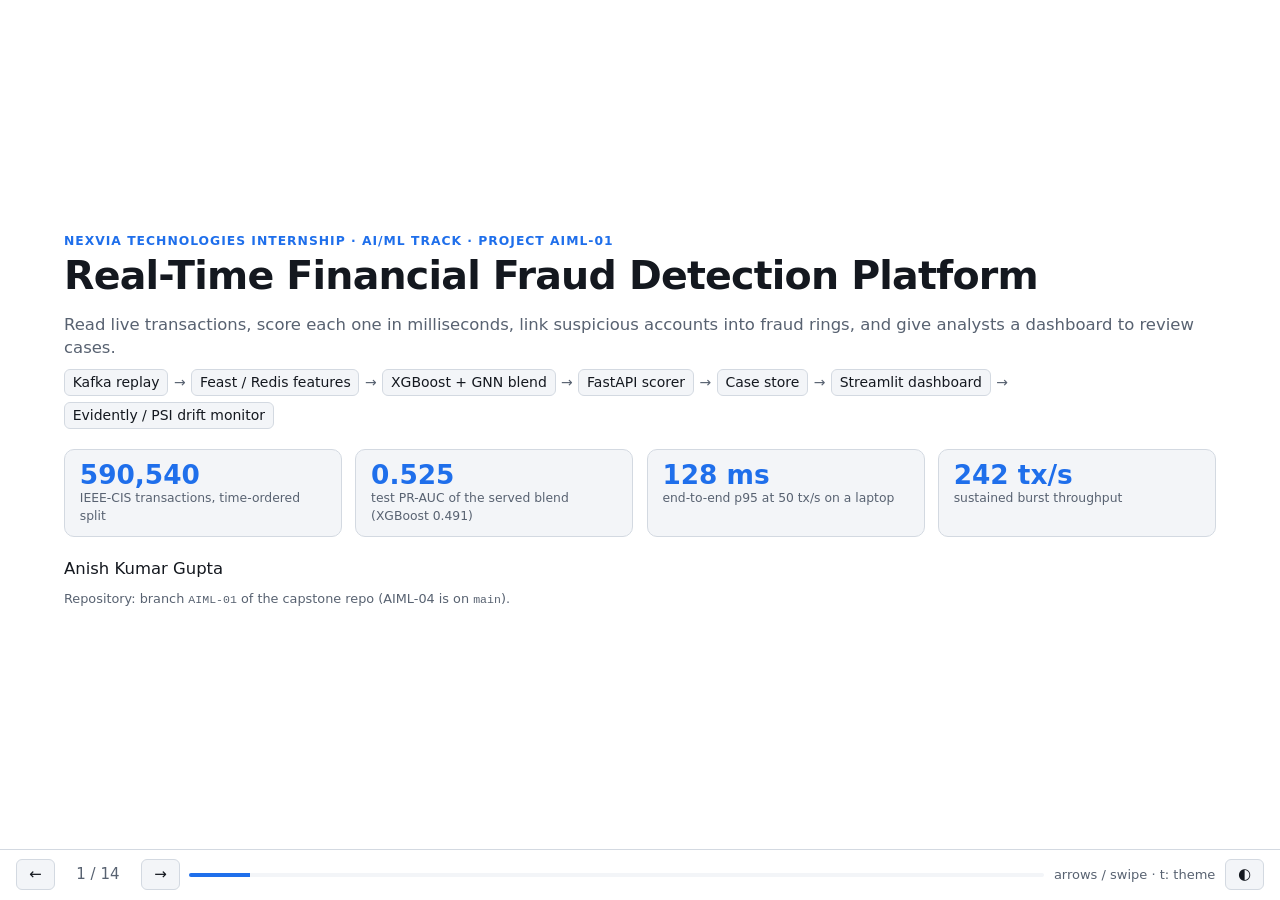
<file: presentation/deck/index.html>
<!DOCTYPE html>
<html lang="en">
<head>
<meta charset="utf-8">
<meta name="viewport" content="width=device-width, initial-scale=1">
<title>AIML-01 Real-Time Financial Fraud Detection Platform</title>
<!--
  10-minute deck for AIML-01 (F8.5). Self-contained: no external scripts, fonts or images except
  the screenshots/figures referenced by relative path from docs/.
  Navigation: Right/Left arrows, PageDown/PageUp, Space, Home/End, swipe on touch screens.
  "t" toggles light/dark. Print (Ctrl+P) gives one slide per page (PDF export).
  Every number comes from docs/EDA.md, FEATURES.md, MODEL.md, GRAPH.md, SERVING.md, DRIFT.md,
  DEPLOY.md or EXPERIMENTS.md. Speaker notes: SPEAKER_NOTES.md (same folder).
-->
<style>
:root {
  --bg: #ffffff;
  --surface: #f3f5f8;
  --ink: #14181f;
  --muted: #586271;
  --border: #d3d9e1;
  --primary: #1f6feb;
  --accent: #1a7f37;
  --warn: #9a6700;
  --danger: #cf222e;
  --bar: #8c96a3;
  color-scheme: light;
}
@media (prefers-color-scheme: dark) {
  :root:not([data-theme="light"]) {
    --bg: #0d1117; --surface: #161b22; --ink: #e6edf3; --muted: #9da7b3; --border: #30363d;
    --primary: #58a6ff; --accent: #3fb950; --warn: #d29922; --danger: #ff7b72; --bar: #6e7681;
    color-scheme: dark;
  }
}
:root[data-theme="dark"] {
  --bg: #0d1117; --surface: #161b22; --ink: #e6edf3; --muted: #9da7b3; --border: #30363d;
  --primary: #58a6ff; --accent: #3fb950; --warn: #d29922; --danger: #ff7b72; --bar: #6e7681;
  color-scheme: dark;
}

* { box-sizing: border-box; }
html, body { margin: 0; height: 100%; background: var(--bg); color: var(--ink); }
body {
  font-family: system-ui, -apple-system, "Segoe UI", Roboto, "Helvetica Neue", Arial, sans-serif;
  font-size: clamp(15px, 0.9vw + 0.55vh, 23px);
  line-height: 1.4;
  overflow: hidden;
}
code, .mono { font-family: ui-monospace, "Cascadia Code", Consolas, "Courier New", monospace; font-size: 0.9em; }

.slide {
  position: fixed; inset: 0 0 3.2rem 0;
  display: none;
  overflow-y: auto;
  padding: clamp(1rem, 4vh, 3rem) clamp(1rem, 5vw, 4.5rem);
}
.slide.active { display: block; }
.slide.center.active { display: flex; }
.slide.center .frame { width: 100%; margin: auto; }
.frame { max-width: 1280px; margin: 0 auto; }
.slide { overflow-x: hidden; }
.cols > *, .cols3 > *, .stats > * { min-width: 0; }
code { overflow-wrap: anywhere; }

.eyebrow { font-size: 0.75em; font-weight: 600; letter-spacing: 0.08em; text-transform: uppercase; color: var(--primary); margin: 0 0 0.3em; }
h1 { font-size: 2.4em; line-height: 1.1; margin: 0 0 0.4em; letter-spacing: -0.02em; }
h2 { font-size: 1.75em; line-height: 1.15; margin: 0 0 0.6em; letter-spacing: -0.01em; }
h3 { font-size: 1.05em; margin: 0 0 0.4em; }
p { margin: 0 0 0.6em; }
ul { margin: 0 0 0.6em; padding-left: 1.2em; }
li { margin: 0 0 0.35em; }
.muted { color: var(--muted); }
.small { font-size: 0.78em; color: var(--muted); }
.src { font-size: 0.68em; color: var(--muted); margin-top: 1em; border-top: 1px solid var(--border); padding-top: 0.4em; }
strong { font-weight: 650; }
.hl { color: var(--primary); font-weight: 650; }
.ok { color: var(--accent); font-weight: 650; }
.bad { color: var(--danger); font-weight: 650; }

.cols { display: grid; grid-template-columns: 1fr 1fr; gap: 1.6em; align-items: start; }
.cols.w60 { grid-template-columns: 3fr 2fr; }
.cols.w40 { grid-template-columns: 2fr 3fr; }
.cols3 { display: grid; grid-template-columns: repeat(3, 1fr); gap: 1em; }
.card { background: var(--surface); border: 1px solid var(--border); border-radius: 10px; padding: 0.8em 1em; }
.card h3 { color: var(--primary); }

.stats { display: grid; grid-template-columns: repeat(4, 1fr); gap: 0.8em; margin: 1.2em 0; }
.stat { background: var(--surface); border: 1px solid var(--border); border-radius: 10px; padding: 0.7em 0.9em; }
.stat .v { font-size: 1.6em; font-weight: 700; color: var(--primary); line-height: 1.1; }
.stat .l { font-size: 0.75em; color: var(--muted); }

table { border-collapse: collapse; width: 100%; font-size: 0.82em; margin: 0 0 0.6em; }
th, td { padding: 0.35em 0.5em; border-bottom: 1px solid var(--border); text-align: left; vertical-align: top; }
th { color: var(--muted); font-weight: 600; }
td.n, th.n { text-align: right; font-variant-numeric: tabular-nums; }
tr.best td { font-weight: 650; }
tr.best td:first-child { box-shadow: inset 3px 0 0 var(--primary); }

svg.chart { width: 100%; height: auto; display: block; }
svg text { fill: var(--ink); font-family: inherit; }
svg .t-muted { fill: var(--muted); }
svg .axis { stroke: var(--border); stroke-width: 1; }
svg .b-muted { fill: var(--bar); }
svg .b-primary { fill: var(--primary); }
svg .b-accent { fill: var(--accent); }
svg .b-danger { fill: var(--danger); }
svg .l-primary { stroke: var(--primary); stroke-width: 3; fill: none; }
svg .l-muted { stroke: var(--muted); stroke-width: 1.5; fill: none; }
svg .l-danger { stroke: var(--danger); stroke-width: 1.5; stroke-dasharray: 6 4; fill: none; }
svg .l-warn { stroke: var(--warn); stroke-width: 1.5; stroke-dasharray: 2 4; fill: none; }
svg .dot { fill: var(--primary); }
svg .node rect { fill: var(--surface); stroke: var(--border); stroke-width: 1.5; }
svg .node.key rect { stroke: var(--primary); stroke-width: 2; }
svg .node.off rect { stroke-dasharray: 5 4; }
svg .node .title { font-weight: 650; font-size: 15px; }
svg .node .sub { font-size: 12.5px; fill: var(--muted); }
svg .edge { stroke: var(--muted); stroke-width: 1.6; fill: none; }
svg .edge.dash { stroke-dasharray: 6 4; }
svg .ah { fill: var(--muted); }
svg .elabel { font-size: 12px; fill: var(--muted); }

figure { margin: 0; }
figure img { max-width: 100%; height: auto; display: block; border: 1px solid var(--border); border-radius: 8px; background: #fff; }
figcaption { font-size: 0.72em; color: var(--muted); margin-top: 0.3em; }
figure.shot.missing img { display: none; }
figure.shot.missing::before {
  content: attr(data-placeholder);
  display: flex; align-items: center; justify-content: center; text-align: center;
  min-height: 9em; padding: 1em;
  border: 2px dashed var(--border); border-radius: 8px;
  color: var(--muted); font-family: ui-monospace, Consolas, monospace; font-size: 0.8em;
}

.pipe { display: flex; flex-wrap: wrap; gap: 0.4em; align-items: center; margin: 0.6em 0 1em; font-size: 0.85em; }
.pipe span { background: var(--surface); border: 1px solid var(--border); border-radius: 6px; padding: 0.2em 0.55em; }
.pipe i { font-style: normal; color: var(--muted); }

.tag { display: inline-block; font-size: 0.7em; font-weight: 600; padding: 0.1em 0.5em; border-radius: 999px; border: 1px solid currentColor; vertical-align: middle; }
.tag.todo { color: var(--warn); }
.tag.done { color: var(--accent); }

nav.bar {
  position: fixed; left: 0; right: 0; bottom: 0; height: 3.2rem;
  display: flex; align-items: center; gap: 0.6rem; padding: 0 1rem;
  border-top: 1px solid var(--border); background: var(--bg); font-size: 15px;
}
nav.bar button {
  font: inherit; color: var(--ink); background: var(--surface); border: 1px solid var(--border);
  border-radius: 6px; padding: 0.25rem 0.75rem; cursor: pointer;
}
nav.bar button:focus-visible { outline: 2px solid var(--primary); outline-offset: 2px; }
nav.bar .count { color: var(--muted); min-width: 4.5em; text-align: center; font-variant-numeric: tabular-nums; }
nav.bar .prog { flex: 1; height: 4px; background: var(--surface); border-radius: 2px; overflow: hidden; }
nav.bar .prog div { height: 100%; width: 0; background: var(--primary); transition: width 0.2s; }
nav.bar .hint { color: var(--muted); font-size: 13px; }

@media (max-width: 820px) {
  body { font-size: 15px; }
  h1 { font-size: 1.9em; }
  h2 { font-size: 1.4em; }
  .cols, .cols.w60, .cols.w40, .cols3 { grid-template-columns: 1fr; }
  .stats { grid-template-columns: repeat(2, 1fr); }
  table { font-size: 0.78em; display: block; overflow-x: auto; }
  nav.bar .hint { display: none; }
}
@media print {
  body { overflow: visible; font-size: 15px; }
  nav.bar { display: none; }
  .slide { position: static; display: block !important; overflow: visible; page-break-after: always; break-after: page; min-height: auto; }
}
</style>
</head>
<body>

<!-- 1. Title -->
<section class="slide center" id="s1" aria-label="Title">
  <div class="frame">
    <p class="eyebrow">Nexvia Technologies internship · AI/ML track · Project AIML-01</p>
    <h1>Real-Time Financial Fraud Detection Platform</h1>
    <p class="muted">Read live transactions, score each one in milliseconds, link suspicious accounts into fraud rings, and give analysts a dashboard to review cases.</p>
    <div class="pipe" aria-label="Pipeline">
      <span>Kafka replay</span><i>→</i><span>Feast / Redis features</span><i>→</i><span>XGBoost + GNN blend</span><i>→</i><span>FastAPI scorer</span><i>→</i><span>Case store</span><i>→</i><span>Streamlit dashboard</span><i>→</i><span>Evidently / PSI drift monitor</span>
    </div>
    <div class="stats">
      <div class="stat"><div class="v">590,540</div><div class="l">IEEE-CIS transactions, time-ordered split</div></div>
      <div class="stat"><div class="v">0.525</div><div class="l">test PR-AUC of the served blend (XGBoost 0.491)</div></div>
      <div class="stat"><div class="v">128 ms</div><div class="l">end-to-end p95 at 50 tx/s on a laptop</div></div>
      <div class="stat"><div class="v">242 tx/s</div><div class="l">sustained burst throughput</div></div>
    </div>
    <p>Anish Kumar Gupta</p>
    <p class="small">Repository: branch <code>AIML-01</code> of the capstone repo (AIML-04 is on <code>main</code>).</p>
  </div>
</section>

<!-- 2. Problem -->
<section class="slide" id="s2" aria-label="Problem">
  <div class="frame">
    <p class="eyebrow">Problem</p>
    <h2>Score every transaction as it happens, with a fixed alert budget</h2>
    <div class="cols">
      <div>
        <h3>What the brief asks for</h3>
        <ul>
          <li>Replay transactions through <strong>Kafka</strong>; a <strong>FastAPI</strong> service fetches features and returns a fraud score</li>
          <li>Features in <strong>Feast</strong>, so training and serving use the same values</li>
          <li><strong>XGBoost</strong> with class weights or SMOTE, judged by <strong>PR-AUC</strong>, runs in <strong>MLflow</strong></li>
          <li>A <strong>PyTorch Geometric</strong> GNN over accounts, devices and cards; blend with XGBoost</li>
          <li><strong>Evidently</strong> drift reports and a retraining trigger</li>
          <li>Analyst dashboard; services on <strong>Kubernetes</strong> (Minikube is fine)</li>
        </ul>
      </div>
      <div>
        <h3>What makes it hard</h3>
        <ul>
          <li><strong>Imbalance:</strong> predicting "legit" for everything is already about 97% accurate</li>
          <li><strong>Training/serving skew:</strong> features computed in batch for training must match features computed one transaction at a time in the stream</li>
          <li><strong>Time:</strong> fraud patterns and alert rates move week to week</li>
          <li><strong>Budget:</strong> analysts can review a limited number of alerts. I fixed the operating point at <strong>1% of legit transactions flagged</strong></li>
        </ul>
        <h3>Constraints</h3>
        <ul>
          <li>Cloud first: Kaggle for data and training, GitHub Actions for tests, MLflow on DagsHub</li>
          <li>Laptop runs only the serving stack in Docker (4 CPUs, 6 GB)</li>
        </ul>
      </div>
    </div>
    <p class="src">Sources: docs/PROJECT_BRIEF.md, PLAN.md, docs/MODEL.md, docs/SERVING.md</p>
  </div>
</section>

<!-- 3. Dataset -->
<section class="slide" id="s3" aria-label="Dataset and split">
  <div class="frame">
    <p class="eyebrow">Data</p>
    <h2>IEEE-CIS: 590,540 transactions, 3.5% fraud, split by time</h2>
    <div class="cols">
      <div>
        <svg class="chart" viewBox="0 0 640 74" role="img" aria-label="Time-ordered split: train 413,378 rows, val 88,581, test 88,581">
          <rect x="20" y="8" width="420" height="34" class="b-primary" rx="3"/>
          <rect x="442" y="8" width="88" height="34" class="b-accent" rx="3"/>
          <rect x="532" y="8" width="88" height="34" class="b-muted" rx="3"/>
          <text x="230" y="30" text-anchor="middle" style="fill:#fff;font-weight:600">train 70%</text>
          <text x="486" y="30" text-anchor="middle" style="fill:#fff;font-weight:600">val 15%</text>
          <text x="576" y="30" text-anchor="middle" style="fill:#fff;font-weight:600">test 15%</text>
          <text x="20" y="64" class="t-muted" font-size="13">day 0</text>
          <text x="442" y="64" class="t-muted" font-size="13">day 120</text>
          <text x="620" y="64" class="t-muted" font-size="13" text-anchor="end">day 182</text>
        </svg>
        <table>
          <thead><tr><th>Split</th><th class="n">Rows</th><th class="n">Frauds</th><th class="n">Fraud rate</th></tr></thead>
          <tbody>
            <tr><td>train</td><td class="n">413,378</td><td class="n">14,538</td><td class="n">3.52%</td></tr>
            <tr><td>val</td><td class="n">88,581</td><td class="n">3,042</td><td class="n">3.43%</td></tr>
            <tr><td>test</td><td class="n">88,581</td><td class="n">3,083</td><td class="n">3.48%</td></tr>
          </tbody>
        </table>
        <ul>
          <li>439 columns after joining the identity table; 229 are more than 50% missing</li>
          <li>The brief says "under 1% fraud"; IEEE-CIS has 3.5%. Accuracy is still useless, so I use PR-AUC and recall at a fixed false-positive rate</li>
          <li>ProductCD <code>C</code>: 11.2% fraud vs 2.1% for <code>W</code>; only 27% of transactions have identity data</li>
        </ul>
      </div>
      <div>
        <figure>
          <img src="../../docs/figures/eda_daily_fraud_rate.png" alt="Daily fraud rate over the 182 days of TransactionDT, moving between about 1% and 7%">
          <figcaption>Daily fraud rate moves between ~1% and ~7% and steps up from ~2.5% to ~4% after day 25. So the split must be by time, and the later weeks are a natural drift test.</figcaption>
        </figure>
      </div>
    </div>
    <p class="src">Sources: docs/EDA.md, docs/EXPERIMENTS.md (Kaggle anish2906/aiml01-data-prep v2)</p>
  </div>
</section>

<!-- 4. Features + Feast -->
<section class="slide" id="s4" aria-label="Point-in-time features and Feast parity">
  <div class="frame">
    <p class="eyebrow">Features</p>
    <h2>Point-in-time features, one definition for training and serving</h2>
    <div class="cols">
      <div>
        <h3>Entity: the client, not the card</h3>
        <p><code>client_key = card1 | addr1 | day − D1</code>, where D1 is days since the card was first used, so <code>day − D1</code> stays constant per cardholder. <strong>217,850 clients.</strong></p>
        <p class="small">The first version keyed on card1–card6 and raw DeviceInfo. Those are product and OS labels (about 800 transactions per "card"), and single features scored AUC 0.43–0.62. I replaced it.</p>
        <h3>Features (earlier transactions only)</h3>
        <ul>
          <li>Velocity: count and amount in the last 1 h / 24 h / 7 d</li>
          <li>Amount vs the client's mean, z-score, seconds since the previous transaction</li>
          <li>New device / address / email on the card; device sharing counts</li>
        </ul>
        <p class="small">Strongest single features: <code>secs_since_prev</code> AUC 0.330 (fraud 2.5 days vs legit 8.3 days), <code>cnt_7d</code> AUC 0.644.</p>
      </div>
      <div>
        <div class="card">
          <h3>Parity checks</h3>
          <table>
            <tbody>
              <tr><td>Batch builder (training) vs <code>OnlineFeatureState</code> (stream), 30,000 real transactions</td><td class="n ok">max rel. diff 1.6e-11</td></tr>
              <tr><td>Feast point-in-time <code>get_historical_features</code> vs builder, 5,000 transactions</td><td class="n ok">100% match</td></tr>
              <tr><td>Feast push → <code>get_online_features</code> round trip, 20 clients</td><td class="n ok">100% match</td></tr>
              <tr><td>Online cost per transaction (pure Python)</td><td class="n">~0.31 ms</td></tr>
            </tbody>
          </table>
          <p class="small">Feast: entity <code>client_key</code>, view <code>client_features</code>, parquet offline store, Redis online store. 40% of transactions are a client's first, so their history features are missing by design.</p>
        </div>
      </div>
    </div>
    <p class="src">Sources: docs/FEATURES.md, docs/EXPERIMENTS.md (Kaggle anish2906/aiml01-features v2 and v4)</p>
  </div>
</section>

<!-- 5. Models -->
<section class="slide" id="s5" aria-label="Models and imbalance">
  <div class="frame">
    <p class="eyebrow">Models</p>
    <h2>XGBoost with SMOTE, judged at a 1% false-positive budget</h2>
    <div class="cols w60">
      <div>
        <table>
          <thead><tr><th>Model (test split)</th><th class="n">PR-AUC</th><th class="n">ROC-AUC</th><th class="n">Recall</th><th class="n">Precision</th><th class="n">FPR</th></tr></thead>
          <tbody>
            <tr><td>Logistic regression (balanced)</td><td class="n">0.357</td><td class="n">0.860</td><td class="n">35.2%</td><td class="n">44.3%</td><td class="n">1.59%</td></tr>
            <tr><td>XGBoost, raw fields only</td><td class="n">0.463</td><td class="n">0.874</td><td class="n">43.5%</td><td class="n">53.6%</td><td class="n">1.36%</td></tr>
            <tr><td>XGBoost + F2 features (class weights)</td><td class="n">0.457</td><td class="n">0.869</td><td class="n">42.6%</td><td class="n">55.8%</td><td class="n">1.22%</td></tr>
            <tr class="best"><td>XGBoost + F2 features + SMOTE</td><td class="n">0.491</td><td class="n">0.890</td><td class="n">45.4%</td><td class="n">55.8%</td><td class="n">1.30%</td></tr>
          </tbody>
        </table>
        <ul>
          <li>Threshold set on <strong>val</strong> so 1% of legit val transactions are flagged; test is reported once</li>
          <li>Registered as <code>aiml01-xgb</code> in MLflow: 1,127 trees, threshold 0.215</li>
          <li>The F2 features add little offline (val 0.505 vs 0.503): the raw C/D columns already hold per-card counts. F2 is what makes the features computable live</li>
          <li>SMOTE also imputes with training medians, so part of its +0.04 may be the imputation. Not separated yet</li>
          <li>The same threshold gives 1.2–1.6% FPR on test: the alert rate drifts</li>
        </ul>
      </div>
      <div>
        <figure>
          <img src="../../docs/figures/f3_pr_curve_val.png" alt="Precision-recall curves on the validation split for logistic regression and the XGBoost variants">
          <figcaption>Precision–recall on val (docs/figures/f3_pr_curve_val.png)</figcaption>
        </figure>
      </div>
    </div>
    <p class="src">Sources: docs/MODEL.md, docs/EXPERIMENTS.md (Kaggle anish2906/aiml01-train v3, MLflow experiment aiml01-fraud)</p>
  </div>
</section>

<!-- 6. Graph / GNN -->
<section class="slide" id="s6" aria-label="Graph model and fraud rings">
  <div class="frame">
    <p class="eyebrow">Graph</p>
    <h2>GraphSAGE over clients, cards and devices; rings from shared devices</h2>
    <div class="cols">
      <div>
        <svg class="chart" viewBox="0 0 640 300" role="img" aria-label="Test PR-AUC by model">
          <text x="0" y="12" class="t-muted" font-size="13">Test PR-AUC (threshold at val 1% FPR)</text>
          <g font-size="13">
            <text x="200" y="40" text-anchor="end">Logistic regression</text>
            <rect x="210" y="26" width="226.1" height="22" class="b-muted"/><text x="442" y="42">0.357</text>
            <text x="200" y="78" text-anchor="end">XGBoost, raw fields</text>
            <rect x="210" y="64" width="293.2" height="22" class="b-muted"/><text x="509" y="80">0.463</text>
            <text x="200" y="116" text-anchor="end">XGBoost + SMOTE</text>
            <rect x="210" y="102" width="311.0" height="22" class="b-accent"/><text x="527" y="118">0.491</text>
            <text x="200" y="154" text-anchor="end">GraphSAGE alone</text>
            <rect x="210" y="140" width="320.5" height="22" class="b-muted"/><text x="536" y="156">0.506</text>
            <text x="200" y="192" text-anchor="end">Blend, full graph *</text>
            <rect x="210" y="178" width="345.2" height="22" class="b-muted" opacity="0.55"/><text x="561" y="194">0.545</text>
            <text x="200" y="230" text-anchor="end" font-weight="650">Live blend (served)</text>
            <rect x="210" y="216" width="332.5" height="22" class="b-primary"/><text x="548" y="232" font-weight="650">0.525</text>
          </g>
          <line x1="210" y1="20" x2="210" y2="246" class="axis"/>
          <text x="0" y="272" class="t-muted" font-size="12">* transductive: val/test transactions sit in the graph during training. Offline only.</text>
          <text x="0" y="290" class="t-muted" font-size="12">Live blend = XGBoost + mean GNN risk of the client from earlier periods (a key lookup).</text>
        </svg>
        <p class="small">Graph: 590,540 transactions, 217,850 clients, 14,893 card products, 9,704 device fingerprints. 2-layer heterogeneous GraphSAGE, hidden 64, 104 s on a Kaggle T4. Blend = 0.5·logit(XGB) + 0.5·logit(GNN). Live blend: recall 49.8% (+4.4 points), precision 58.0%, FPR 1.30%.</p>
      </div>
      <div>
        <svg class="chart" viewBox="0 0 640 220" role="img" aria-label="Fraud rate inside and outside rings: train 9.2% vs 2.8%, val 9.8% vs 2.8%, test 9.9% vs 2.5%">
          <text x="0" y="12" class="t-muted" font-size="13">Fraud rate of transactions inside vs outside rings</text>
          <g font-size="13">
            <text x="110" y="45" text-anchor="end">train</text>
            <rect x="120" y="28" width="276" height="20" class="b-danger"/><text x="402" y="43">9.2% in rings</text>
            <rect x="120" y="50" width="84" height="20" class="b-muted"/><text x="210" y="65">2.8% outside</text>
            <text x="110" y="110" text-anchor="end">val</text>
            <rect x="120" y="93" width="294" height="20" class="b-danger"/><text x="420" y="108">9.8%</text>
            <rect x="120" y="115" width="84" height="20" class="b-muted"/><text x="210" y="130">2.8%</text>
            <text x="110" y="175" text-anchor="end" font-weight="650">test</text>
            <rect x="120" y="158" width="297" height="20" class="b-danger"/><text x="423" y="173" font-weight="650">9.9% (about 3.9×)</text>
            <rect x="120" y="180" width="75" height="20" class="b-muted"/><text x="201" y="195">2.5%</text>
          </g>
          <line x1="120" y1="22" x2="120" y2="206" class="axis"/>
        </svg>
        <ul class="small">
          <li>Ring = 3+ clients linked by a specific device fingerprint (used by 2–20 clients). Found without labels.</li>
          <li><strong>1,001 rings, 15,059 clients</strong>, median 5 clients; 54 rings were more than 50% fraud in train.</li>
          <li>One component chains to 7,522 clients through mid-popularity fingerprints: the fingerprint is coarse.</li>
        </ul>
      </div>
    </div>
    <p class="src">Sources: docs/GRAPH.md, docs/EXPERIMENTS.md (Kaggle anish2906/aiml01-gnn v2, MLflow run gnn_blend)</p>
  </div>
</section>

<!-- 7. Architecture -->
<section class="slide" id="s7" aria-label="Real-time architecture">
  <div class="frame">
    <p class="eyebrow">Architecture</p>
    <h2>Real-time path: Kafka → consumer → Feast/Redis → FastAPI → case store → dashboard</h2>
    <svg class="chart" viewBox="0 0 1050 420" role="img" aria-label="Architecture diagram of the streaming scoring stack">
      <defs>
        <marker id="ah" viewBox="0 0 10 10" refX="9" refY="5" markerWidth="7" markerHeight="7" orient="auto-start-reverse">
          <path d="M0,0 L10,5 L0,10 z" class="ah"/>
        </marker>
      </defs>
      <!-- nodes -->
      <g class="node"><rect x="20" y="40" width="140" height="70" rx="8"/>
        <text x="90" y="68" text-anchor="middle" class="title">Producer</text>
        <text x="90" y="88" text-anchor="middle" class="sub">replays test period</text></g>
      <g class="node"><rect x="195" y="40" width="150" height="70" rx="8"/>
        <text x="270" y="68" text-anchor="middle" class="title">Kafka (KRaft)</text>
        <text x="270" y="88" text-anchor="middle" class="sub">topic transactions</text></g>
      <g class="node key"><rect x="380" y="40" width="200" height="110" rx="8"/>
        <text x="480" y="66" text-anchor="middle" class="title">Consumer</text>
        <text x="480" y="88" text-anchor="middle" class="sub">OnlineFeatureState (F2)</text>
        <text x="480" y="106" text-anchor="middle" class="sub">batches ≤ 200 msgs / 50 ms</text>
        <text x="480" y="124" text-anchor="middle" class="sub">warm start 501,959 tx, ~13 s</text></g>
      <g class="node key"><rect x="620" y="40" width="200" height="110" rx="8"/>
        <text x="720" y="66" text-anchor="middle" class="title">FastAPI scorer</text>
        <text x="720" y="88" text-anchor="middle" class="sub">POST /score: Feast read</text>
        <text x="720" y="106" text-anchor="middle" class="sub">XGBoost + client GNN risk</text>
        <text x="720" y="124" text-anchor="middle" class="sub">409 if features are stale</text></g>
      <g class="node off"><rect x="850" y="40" width="180" height="110" rx="8"/>
        <text x="940" y="66" text-anchor="middle" class="title">Serving bundle</text>
        <text x="940" y="88" text-anchor="middle" class="sub">Kaggle jobs + MLflow</text>
        <text x="940" y="106" text-anchor="middle" class="sub">model, threshold, blend,</text>
        <text x="940" y="124" text-anchor="middle" class="sub">client risk (30 MB)</text></g>
      <g class="node"><rect x="620" y="195" width="200" height="60" rx="8"/>
        <text x="720" y="220" text-anchor="middle" class="title">Feast online / Redis</text>
        <text x="720" y="240" text-anchor="middle" class="sub">view client_features</text></g>
      <g class="node off"><rect x="850" y="195" width="180" height="65" rx="8"/>
        <text x="940" y="220" text-anchor="middle" class="title">Retrain trigger</text>
        <text x="940" y="240" text-anchor="middle" class="sub">kaggle kernels push (dry run)</text></g>
      <g class="node"><rect x="380" y="300" width="200" height="70" rx="8"/>
        <text x="480" y="328" text-anchor="middle" class="title">Case store</text>
        <text x="480" y="348" text-anchor="middle" class="sub">SQLite (WAL), every score</text></g>
      <g class="node key"><rect x="620" y="300" width="200" height="70" rx="8"/>
        <text x="720" y="328" text-anchor="middle" class="title">Streamlit dashboard</text>
        <text x="720" y="348" text-anchor="middle" class="sub">alerts, cases, rings</text></g>
      <g class="node"><rect x="850" y="300" width="180" height="70" rx="8"/>
        <text x="940" y="328" text-anchor="middle" class="title">Drift monitor</text>
        <text x="940" y="348" text-anchor="middle" class="sub">PSI + alert budget, 30 s</text></g>
      <!-- edges -->
      <line x1="160" y1="75" x2="193" y2="75" class="edge" marker-end="url(#ah)"/>
      <line x1="345" y1="75" x2="378" y2="75" class="edge" marker-end="url(#ah)"/>
      <line x1="580" y1="75" x2="618" y2="75" class="edge" marker-start="url(#ah)" marker-end="url(#ah)"/>
      <line x1="580" y1="135" x2="618" y2="210" class="edge" marker-end="url(#ah)"/>
      <text x="530" y="185" class="elabel">Feast push</text>
      <line x1="720" y1="152" x2="720" y2="193" class="edge" marker-start="url(#ah)"/>
      <text x="728" y="178" class="elabel">read</text>
      <line x1="480" y1="150" x2="480" y2="298" class="edge" marker-end="url(#ah)"/>
      <text x="400" y="240" class="elabel">score + alert</text>
      <line x1="580" y1="322" x2="618" y2="322" class="edge" marker-start="url(#ah)"/>
      <line x1="580" y1="350" x2="618" y2="350" class="edge" marker-end="url(#ah)"/>
      <text x="600" y="392" class="elabel" text-anchor="middle">feedback labels</text>
      <path d="M480,370 V405 H940 V372" class="edge" marker-end="url(#ah)"/>
      <line x1="940" y1="300" x2="940" y2="262" class="edge" marker-end="url(#ah)"/>
      <line x1="940" y1="195" x2="940" y2="152" class="edge dash" marker-end="url(#ah)"/>
      <line x1="850" y1="95" x2="822" y2="95" class="edge" marker-end="url(#ah)"/>
    </svg>
    <div class="cols3 small">
      <div>Same F2 code in training and in the consumer, so features match (parity 1.6e-11). The consumer pushes features to Feast tagged with the transaction id; the scorer refuses with HTTP 409 if Redis holds another transaction's features.</div>
      <div>Scores also go to a Kafka <code>scores</code> topic. Every score lands in the case store; alerts start as "open" and analysts confirm or dismiss them, which writes a feedback label.</div>
      <div>Dashed boxes are offline or dry-run. Training and the serving bundle come from Kaggle jobs, logged in MLflow on DagsHub. The trigger only prints the retrain command unless run with <code>--execute</code>.</div>
    </div>
    <p class="src">Sources: docs/SERVING.md, docs/DRIFT.md, docs/DASHBOARD.md, docker-compose.yml</p>
  </div>
</section>

<!-- 8. Latency -->
<section class="slide" id="s8" aria-label="Latency and throughput">
  <div class="frame">
    <p class="eyebrow">Results: serving</p>
    <h2>p95 128 ms end to end at 50 tx/s; 242 tx/s burst</h2>
    <div class="stats">
      <div class="stat"><div class="v">83 ms</div><div class="l">end-to-end p50 (producer → scored and stored)</div></div>
      <div class="stat"><div class="v">128 ms</div><div class="l">end-to-end p95 (p99 161 ms)</div></div>
      <div class="stat"><div class="v">5.3 ms</div><div class="l">scorer HTTP p95 (Feast read + XGBoost + blend)</div></div>
      <div class="stat"><div class="v">242 tx/s</div><div class="l">unthrottled burst, 10,000 messages</div></div>
    </div>
    <div class="cols">
      <div>
        <svg class="chart" viewBox="0 0 640 190" role="img" aria-label="Per-transaction stage latency p50 and p95 in milliseconds">
          <text x="0" y="12" class="t-muted" font-size="13">Per-transaction stage time, steady state at 50 tx/s (ms)</text>
          <g font-size="13">
            <text x="210" y="44" text-anchor="end">Feature update</text>
            <rect x="220" y="30" width="1" height="14" class="b-primary"/><rect x="220" y="46" width="3" height="14" class="b-muted"/>
            <text x="230" y="50">0.02 / 0.06</text>
            <text x="210" y="94" text-anchor="end">Feast push (per tx)</text>
            <rect x="220" y="80" width="76" height="14" class="b-primary"/><rect x="220" y="96" width="95.5" height="14" class="b-muted"/>
            <text x="322" y="100">1.52 / 1.91</text>
            <text x="210" y="144" text-anchor="end">Scorer HTTP round trip</text>
            <rect x="220" y="130" width="190.5" height="14" class="b-primary"/><rect x="220" y="146" width="264.5" height="14" class="b-muted"/>
            <text x="491" y="150">3.81 / 5.29</text>
          </g>
          <line x1="220" y1="24" x2="220" y2="166" class="axis"/>
          <rect x="220" y="174" width="12" height="10" class="b-primary"/><text x="238" y="183" font-size="12">p50</text>
          <rect x="280" y="174" width="12" height="10" class="b-muted"/><text x="298" y="183" font-size="12">p95</text>
          <text x="620" y="183" font-size="12" class="t-muted" text-anchor="end">scale 0–8 ms</text>
        </svg>
      </div>
      <div>
        <svg class="chart" viewBox="0 0 640 150" role="img" aria-label="Consumer throughput: one-by-one about 43 tx/s, batched burst 242 tx/s">
          <text x="0" y="12" class="t-muted" font-size="13">Consumer throughput (tx/s)</text>
          <g font-size="13">
            <text x="210" y="46" text-anchor="end">v1 one message at a time</text>
            <rect x="220" y="30" width="68.8" height="24" class="b-danger"/><text x="308" y="47">~43 max (~23 ms per tx)</text>
            <text x="210" y="96" text-anchor="end">v2 micro-batched</text>
            <rect x="220" y="80" width="387.2" height="24" class="b-accent"/><text x="600" y="97" text-anchor="end" style="fill:#fff;font-weight:600">242</text>
          </g>
          <line x1="300" y1="22" x2="300" y2="114" class="l-muted" stroke-dasharray="4 3"/>
          <text x="304" y="128" font-size="12" class="t-muted">50 tx/s test rate</text>
          <line x1="220" y1="22" x2="220" y2="114" class="axis"/>
        </svg>
        <p class="small">Laptop, Docker Desktop, 4 CPUs / 6 GB. Burst memory: consumer 563 MB, Kafka 349 MB, scorer 226 MB, Redis 8 MB.</p>
      </div>
    </div>
    <div class="card small">
      <strong>Live detection on the first 5,000 replayed test transactions:</strong> 147 alerts; 64 of 131 frauds caught (49%); 83 false alerts out of 4,869 legit (1.7%). Offline test: recall 49.8% at about 1.3% FPR. The early test weeks have a higher false-alert rate, which the monitor watches.
    </div>
    <p class="src">Sources: docs/SERVING.md, docs/EXPERIMENTS.md (F5 load test 2026-11-27)</p>
  </div>
</section>

<!-- 9. Drift -->
<section class="slide" id="s9" aria-label="Drift monitoring and retraining trigger">
  <div class="frame">
    <p class="eyebrow">Results: drift</p>
    <h2>Inputs stayed stable; the false-alert rate drifted 0.88% → 1.36%</h2>
    <div class="cols w60">
      <div>
        <svg class="chart" viewBox="0 0 640 290" role="img" aria-label="Weekly false-positive rate from 0.88% in week 1 to 1.36% in week 9, against a 1% budget and a 1.5 times trigger">
          <text x="0" y="12" class="t-muted" font-size="13">Weekly FPR of the F3 XGBoost at its fixed val threshold (val + test, days 120–182)</text>
          <g font-size="12" class="t-muted">
            <text x="50" y="204" text-anchor="end">0.8%</text>
            <text x="50" y="164" text-anchor="end">1.0%</text>
            <text x="50" y="124" text-anchor="end">1.2%</text>
            <text x="50" y="84" text-anchor="end">1.4%</text>
            <text x="50" y="44" text-anchor="end">1.6%</text>
          </g>
          <line x1="56" y1="240" x2="610" y2="240" class="axis"/>
          <line x1="56" y1="160" x2="610" y2="160" class="l-muted"/>
          <text x="610" y="154" font-size="12" text-anchor="end" class="t-muted">1% budget</text>
          <line x1="56" y1="110" x2="610" y2="110" class="l-warn"/>
          <text x="62" y="104" font-size="12" style="fill:var(--warn)">1.25× (would have fired w06–w09)</text>
          <line x1="56" y1="60" x2="610" y2="60" class="l-danger"/>
          <text x="610" y="54" font-size="12" text-anchor="end" style="fill:var(--danger)">configured trigger 1.5×</text>
          <polyline points="60,184 125,148 190,190 255,156 320,126 385,92 450,98 515,98 580,88" class="l-primary"/>
          <g class="dot">
            <circle cx="60" cy="184" r="4"/><circle cx="125" cy="148" r="4"/><circle cx="190" cy="190" r="4"/>
            <circle cx="255" cy="156" r="4"/><circle cx="320" cy="126" r="4"/><circle cx="385" cy="92" r="4"/>
            <circle cx="450" cy="98" r="4"/><circle cx="515" cy="98" r="4"/><circle cx="580" cy="88" r="4"/>
          </g>
          <g font-size="11">
            <text x="70" y="198">0.88</text><text x="125" y="140" text-anchor="middle">1.06</text>
            <text x="190" y="206" text-anchor="middle">0.85</text><text x="255" y="172" text-anchor="middle">1.02</text>
            <text x="320" y="142" text-anchor="middle">1.17</text><text x="385" y="84" text-anchor="middle">1.34</text>
            <text x="450" y="90" text-anchor="middle">1.31</text><text x="515" y="90" text-anchor="middle">1.31</text>
            <text x="580" y="80" text-anchor="middle">1.36</text>
          </g>
          <g font-size="12" class="t-muted">
            <text x="60" y="258" text-anchor="middle">w01</text><text x="125" y="258" text-anchor="middle">w02</text>
            <text x="190" y="258" text-anchor="middle">w03</text><text x="255" y="258" text-anchor="middle">w04</text>
            <text x="320" y="258" text-anchor="middle">w05</text><text x="385" y="258" text-anchor="middle">w06</text>
            <text x="450" y="258" text-anchor="middle">w07</text><text x="515" y="258" text-anchor="middle">w08</text>
            <text x="580" y="258" text-anchor="middle">w09</text>
          </g>
          <text x="0" y="284" font-size="12" class="t-muted">Weekly PR-AUC: 0.695, 0.567, 0.518, 0.421, 0.494, 0.446, 0.454, 0.538, 0.498 (trigger below 0.40)</text>
        </svg>
      </div>
      <div>
        <h3>Offline, 9 weekly windows vs train</h3>
        <ul class="small">
          <li>PSI drift share <strong>0</strong> every week; largest feature PSI 0.19 (threshold 0.2)</li>
          <li>Evidently flags 8–22% of inputs per week, under its 30% preset share</li>
          <li>Score PSI ≤ 0.006: no prediction drift</li>
          <li><strong>No retrain trigger fired.</strong> I kept the thresholds as designed and did not tune them on this result</li>
          <li>Reading: a fixed threshold slowly overspends the alert budget before inputs drift. Re-picking the threshold on recent feedback is cheaper than retraining</li>
        </ul>
        <h3>Live monitor</h3>
        <ul class="small">
          <li>Every 30 s, latest 2,000 cases: PSI on amount and product, score PSI, reviewed-alert precision, estimated false-alert rate, alert rate</li>
          <li>Trigger: <code>kaggle kernels push -p kaggle/train</code>, at most once per 24 h, <strong>dry run</strong> by default</li>
          <li>Live run on the Docker stack: amount ×3 after 2,000 of 5,000 replayed rows gives PSI 1.47–1.63 on TransactionAmt, drift share 0.50 → dry-run retrain. Score PSI stays ≤ 0.04. <span class="tag done">live</span></li>
          <li>One false trigger on a 962-row warm-up window (ProductCD PSI 0.23), so the minimum window is now 1,000 rows</li>
        </ul>
      </div>
    </div>
    <p class="src">Sources: docs/DRIFT.md, docs/EXPERIMENTS.md (Kaggle anish2906/aiml01-drift v2, MLflow run f6-drift-full)</p>
  </div>
</section>

<!-- 10. Dashboard -->
<section class="slide" id="s10" aria-label="Analyst dashboard">
  <div class="frame">
    <p class="eyebrow">Analyst dashboard</p>
    <h2>Alerts, case status, feedback labels and the fraud-ring view</h2>
    <div class="cols w60">
      <div>
        <figure class="shot" data-placeholder="[[SCREENSHOT: dashboard.png]] Live overview: scored, alerts, alert rate vs 1% budget, latency, throughput">
          <img src="../../docs/screenshots/dashboard.png" alt="Dashboard live overview with transactions scored, alert rate against the 1% budget, latency and throughput">
        </figure>
      </div>
      <div>
        <ul class="small">
          <li><strong>Live overview</strong> (refresh 5 s): scored, alerts, alert rate vs the 1% budget, latency p50/p95, throughput, live precision</li>
          <li><strong>Alert queue:</strong> sorted by score with the breakdown <code>p_xgb</code>, <code>gnn_risk</code>, <code>gnn_shift</code>. Confirm / Dismiss stores the feedback label the monitor uses</li>
          <li><strong>Cases:</strong> open / confirmed / dismissed, live precision. Ground truth only in an "evaluation only" expander</li>
          <li><strong>Fraud rings:</strong> rings seen in the stream; Graphviz view of clients, devices and cards (capped at 40 clients)</li>
          <li><strong>Model:</strong> <code>/model</code>, <code>/health</code>, consumer stage latencies</li>
        </ul>
        <p class="small">Query logic in <code>fraud/dashboard_data.py</code> (unit-tested); the app is smoke-tested with Streamlit's <code>AppTest</code>.</p>
      </div>
    </div>
    <div class="cols">
      <figure class="shot" data-placeholder="[[SCREENSHOT: dashboard_alerts.png]] Alert queue with score breakdown and Confirm / Dismiss">
        <img src="../../docs/screenshots/dashboard_alerts.png" alt="Alert queue with score breakdown and confirm or dismiss buttons">
      </figure>
      <figure class="shot" data-placeholder="[[SCREENSHOT: dashboard_rings.png]] Fraud-ring table and network view">
        <img src="../../docs/screenshots/dashboard_rings.png" alt="Fraud ring table and network graph of clients, devices and cards">
      </figure>
    </div>
    <p class="src">Sources: docs/DASHBOARD.md. Screenshots: docs/screenshots/ (to be captured from a live run)</p>
  </div>
</section>

<!-- 11. Kubernetes -->
<section class="slide" id="s11" aria-label="Kubernetes manifests">
  <div class="frame">
    <p class="eyebrow">Deployment</p>
    <h2>The same stack runs on Docker Compose and on Minikube</h2>
    <div class="cols w60">
      <div>
        <table>
          <thead><tr><th>Component</th><th>Kubernetes object (namespace <code>aiml01</code>)</th></tr></thead>
          <tbody>
            <tr><td>Kafka (KRaft, single node)</td><td>Deployment + Service <code>kafka:9092</code></td></tr>
            <tr><td>Feast online store</td><td>Deployment + Service <code>redis:6379</code></td></tr>
            <tr><td>FastAPI scorer</td><td>Deployment + Service <code>scorer:8000</code></td></tr>
            <tr><td>Stream consumer</td><td>Deployment, 1 replica (the only case-DB writer)</td></tr>
            <tr><td>Replay producer</td><td>Job <code>producer</code></td></tr>
            <tr><td>Analyst dashboard</td><td>Deployment + NodePort <code>30851</code></td></tr>
            <tr><td>Serving bundle + case DB</td><td>PVC <code>aiml01-bundle</code> (1 Gi)</td></tr>
          </tbody>
        </table>
        <p class="small">Service names equal the compose names, so the same configs work in both. A ConfigMap repeats the env overrides.</p>
      </div>
      <div>
        <ul class="small">
          <li><code>kubectl apply -k k8s/</code> for the long-running stack; producer as a one-off Job</li>
          <li>Memory: requests ~2.4 GiB, limits ~4.8 GiB; Minikube gets 4600 MB of the 6 GB WSL cap</li>
          <li><code>enableServiceLinks: false</code> on every pod; otherwise Kubernetes injects <code>KAFKA_PORT=tcp://…</code> into the Kafka pod and the image reads it as a broker setting</li>
          <li><code>tests/test_k8s_manifests.py</code> checks the manifests against compose and the configs in CI</li>
          <li><span class="tag done">live</span> Minikube run: all pods Ready, 5,000 replayed, <strong>147 alerts (same as Compose)</strong>, end-to-end p95 99 ms. Fix needed: Kafka readiness probe → TCP check (the CLI probe timed out under the CPU limit)</li>
        </ul>
        <figure class="shot" data-placeholder="[[SCREENSHOT: minikube_pods.png]]">
          <img src="../../docs/screenshots/minikube_pods.png" alt="kubectl get pods output for the aiml01 namespace on Minikube">
        </figure>
      </div>
    </div>
    <p class="src">Sources: docs/DEPLOY.md, k8s/, docker-compose.yml</p>
  </div>
</section>

<!-- 12. Challenges -->
<section class="slide" id="s12" aria-label="Challenges">
  <div class="frame">
    <p class="eyebrow">Challenges</p>
    <h2>What went wrong and what fixed it</h2>
    <div class="cols3">
      <div class="card"><h3>Weak features</h3><p class="small">Card-keyed features scored AUC 0.43–0.62 on their own: card1–6 is a card product, not a person. Re-keying on <code>card1 | addr1 | day − D1</code> gave 217,850 clients and real velocity signal (<code>cnt_7d</code> AUC 0.644).</p></div>
      <div class="card"><h3>Consumer too slow</h3><p class="small">One message at a time cost ~23 ms (Feast push 6.2, scorer 4.4, SQLite commit + publish ~10), so it topped out at ~43 tx/s. Micro-batching (≤ 200 messages, ≤ 50 ms wait) reached 242 tx/s.</p></div>
      <div class="card"><h3>Latency from polling</h3><p class="small">The first consumer polled Kafka with a 1 s timeout. The batched poll waits at most 50 ms, which bounds the added delay: end-to-end p50 83 ms, p95 128 ms at 50 tx/s.</p></div>
      <div class="card"><h3>SMOTE at serving time</h3><p class="small">SMOTE needs no missing values, so training imputed with medians. The serving model only matches training if it imputes the same way, so the training medians are stored in the feature spec and used by the scorer.</p></div>
      <div class="card"><h3>scikit-learn dependency</h3><p class="small">The scorer loaded the model through XGBoost's scikit-learn wrapper, which needs scikit-learn. The serving image and its test environment do not install it. The scorer now loads a plain XGBoost <code>Booster</code>, and the test does the same.</p></div>
      <div class="card"><h3>Data access</h3><p class="small">IEEE-CIS is competition data: the Kaggle jobs can only read it after the competition rules are accepted once on kaggle.com. The repo ships 300 synthetic rows with the same schema instead of real data.</p></div>
    </div>
    <p class="src">Sources: docs/FEATURES.md, docs/SERVING.md, docs/MODEL.md, PLAN.md (F0.3, F1.3), commit history</p>
  </div>
</section>

<!-- 13. Limitations -->
<section class="slide" id="s13" aria-label="Limitations and next steps">
  <div class="frame">
    <p class="eyebrow">Limitations and next steps</p>
    <h2>What the numbers do not show yet</h2>
    <div class="cols">
      <div>
        <h3>Limitations</h3>
        <ul class="small">
          <li>The best offline blend (0.545) is transductive and cannot be served; the served blend scores 0.525</li>
          <li>Device fingerprints are coarse (no true device ids), so one ring component chains to 7,522 clients</li>
          <li>The SMOTE gain may partly be median imputation; a weights-plus-imputation run is missing</li>
          <li>Retraining can only reuse the same splits: the dataset has no newer data</li>
          <li>Live drift covers amount, product and scores only; the full input set is checked offline</li>
          <li>SQLite case store means one consumer replica</li>
          <li>The live drift demo is a synthetic shift (amounts ×3) on replayed data, not real drift</li>
        </ul>
      </div>
      <div>
        <h3>Next steps</h3>
        <ul class="small">
          <li>Re-pick the alert threshold on recent feedback labels before retraining</li>
          <li>Add device and card risk lookups to the live blend (now client risk only)</li>
          <li>Run the weights-plus-imputation ablation to explain the SMOTE gain</li>
          <li>Train the GNN longer: val PR-AUC was still rising at epoch 400</li>
          <li>Move the case store to Postgres to scale consumers horizontally</li>
          <li>Stretch: Elliptic as a second GNN benchmark</li>
        </ul>
      </div>
    </div>
    <p class="src">Sources: docs/GRAPH.md, docs/MODEL.md, docs/DRIFT.md, docs/DEPLOY.md, PLAN.md</p>
  </div>
</section>

<!-- 14. Summary -->
<section class="slide center" id="s14" aria-label="Summary and questions">
  <div class="frame">
    <p class="eyebrow">Summary</p>
    <h2>Questions</h2>
    <table>
      <thead><tr><th>Area</th><th>Result</th></tr></thead>
      <tbody>
        <tr><td>Features</td><td>Batch vs stream parity 1.6e-11; Feast point-in-time 100%</td></tr>
        <tr><td>XGBoost + SMOTE (test)</td><td>PR-AUC 0.491, recall 45.4%, precision 55.8% at the val 1% FPR threshold</td></tr>
        <tr><td>Served blend with GNN risk (test)</td><td>PR-AUC 0.525, recall 49.8%, precision 58.0%</td></tr>
        <tr><td>Fraud rings (test)</td><td>9.9% fraud inside 1,001 rings vs 2.5% outside</td></tr>
        <tr><td>Serving (laptop)</td><td>50 tx/s: end-to-end p50 83 / p95 128 ms; burst 242 tx/s</td></tr>
        <tr><td>Drift (9 weeks)</td><td>No input drift, no trigger; FPR 0.88% → 1.36%</td></tr>
      </tbody>
    </table>
    <p class="small">Code, tests and docs: branch <code>AIML-01</code>. Experiments: MLflow on DagsHub, experiment <code>aiml01-fraud</code>. Live demo (synthetic data): <a href="https://aiml01-fraud-dashboard.streamlit.app">aiml01-fraud-dashboard.streamlit.app</a>. Demo video: <code>[[LINK: demo video]]</code></p>
  </div>
</section>

<nav class="bar" aria-label="Slide navigation">
  <button type="button" id="prev" aria-label="Previous slide">←</button>
  <span class="count" id="count">1 / 14</span>
  <button type="button" id="next" aria-label="Next slide">→</button>
  <div class="prog" aria-hidden="true"><div id="prog"></div></div>
  <span class="hint">arrows / swipe · t: theme</span>
  <button type="button" id="theme" aria-label="Toggle light or dark theme">◐</button>
</nav>

<script>
(function () {
  var slides = Array.prototype.slice.call(document.querySelectorAll('.slide'));
  var idx = 0;
  var count = document.getElementById('count');
  var prog = document.getElementById('prog');

  function show(n) {
    idx = Math.max(0, Math.min(slides.length - 1, n));
    slides.forEach(function (s, k) { s.classList.toggle('active', k === idx); });
    slides[idx].scrollTop = 0;
    count.textContent = (idx + 1) + ' / ' + slides.length;
    prog.style.width = ((idx + 1) / slides.length * 100) + '%';
    if (location.hash !== '#' + (idx + 1)) history.replaceState(null, '', '#' + (idx + 1));
  }
  function fromHash() {
    var n = parseInt(location.hash.slice(1), 10);
    return isNaN(n) ? 0 : n - 1;
  }

  document.addEventListener('keydown', function (e) {
    if (e.altKey || e.ctrlKey || e.metaKey) return;
    switch (e.key) {
      case 'ArrowRight': case 'PageDown': case ' ': e.preventDefault(); show(idx + 1); break;
      case 'ArrowLeft': case 'PageUp': e.preventDefault(); show(idx - 1); break;
      case 'Home': e.preventDefault(); show(0); break;
      case 'End': e.preventDefault(); show(slides.length - 1); break;
      case 't': case 'T': toggleTheme(); break;
    }
  });
  document.getElementById('prev').addEventListener('click', function () { show(idx - 1); });
  document.getElementById('next').addEventListener('click', function () { show(idx + 1); });

  var x0 = null, y0 = null;
  document.addEventListener('touchstart', function (e) {
    x0 = e.touches[0].clientX; y0 = e.touches[0].clientY;
  }, { passive: true });
  document.addEventListener('touchend', function (e) {
    if (x0 === null) return;
    var dx = e.changedTouches[0].clientX - x0, dy = e.changedTouches[0].clientY - y0;
    if (Math.abs(dx) > 60 && Math.abs(dx) > 1.5 * Math.abs(dy)) show(idx + (dx < 0 ? 1 : -1));
    x0 = y0 = null;
  }, { passive: true });

  function toggleTheme() {
    var root = document.documentElement;
    var cur = root.getAttribute('data-theme') ||
      (window.matchMedia('(prefers-color-scheme: dark)').matches ? 'dark' : 'light');
    root.setAttribute('data-theme', cur === 'dark' ? 'light' : 'dark');
  }
  document.getElementById('theme').addEventListener('click', toggleTheme);

  // Screenshot placeholders: show the [[SCREENSHOT: ...]] box when the image is not there yet.
  Array.prototype.forEach.call(document.querySelectorAll('figure.shot img'), function (img) {
    function miss() { img.parentElement.classList.add('missing'); }
    img.addEventListener('error', miss);
    if (img.complete && img.naturalWidth === 0) miss();
  });

  window.addEventListener('hashchange', function () { show(fromHash()); });
  show(fromHash());
})();
</script>
</body>
</html>
</file>
